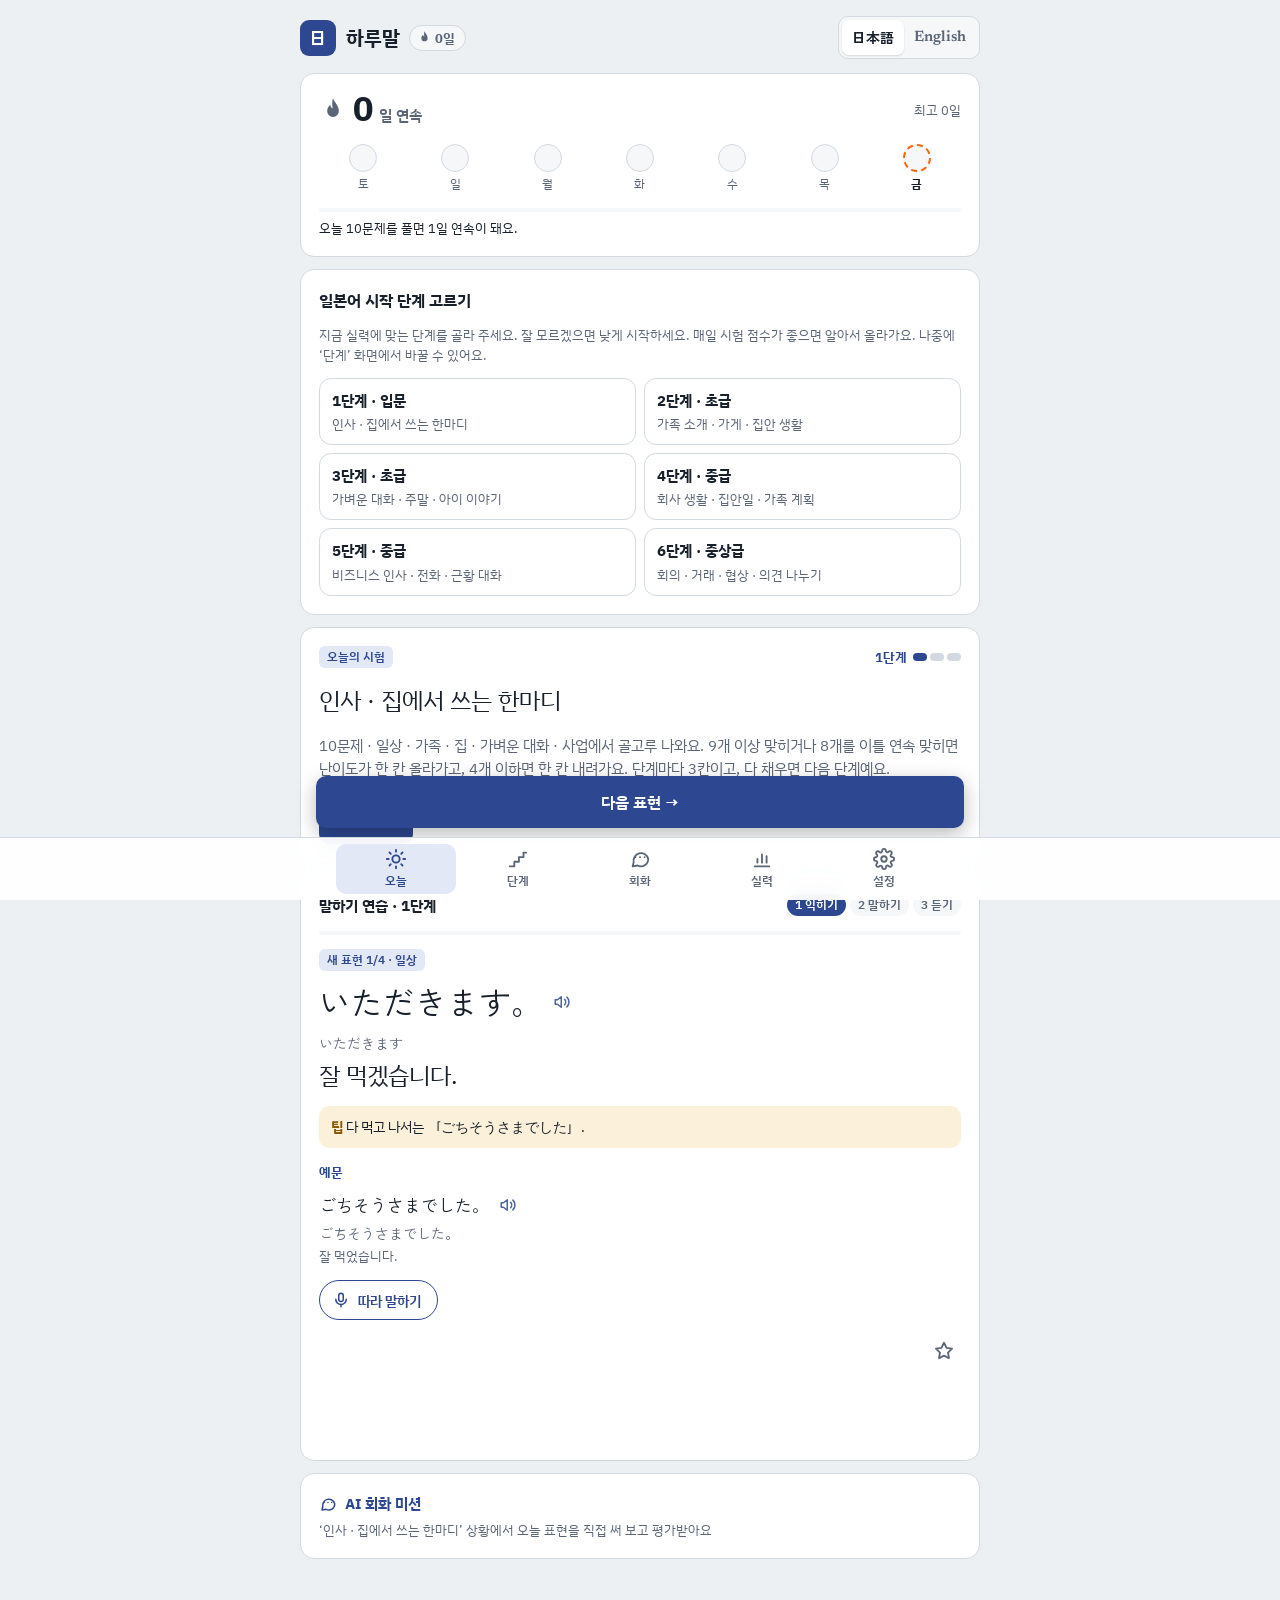
<file: index.html>
<!doctype html>
<html lang="ko">
<head>
<meta charset="utf-8">
<meta name="viewport" content="width=device-width, initial-scale=1, viewport-fit=cover">
<title>하루말</title>
<meta name="description" content="나만의 일본어·영어 연습장: 오늘의 숙어, 단어·숙어 퀴즈, 일상 표현">
<meta name="theme-color" content="#2D4890" media="(prefers-color-scheme: light)">
<meta name="theme-color" content="#10151C" media="(prefers-color-scheme: dark)">
<meta name="apple-mobile-web-app-capable" content="yes">
<meta name="mobile-web-app-capable" content="yes">
<meta name="apple-mobile-web-app-status-bar-style" content="default">
<meta name="apple-mobile-web-app-title" content="하루말">
<link rel="manifest" href="manifest.webmanifest">
<link rel="icon" href="icons/icon.svg" type="image/svg+xml">
<link rel="apple-touch-icon" href="icons/apple-touch-icon.png">
<link rel="preconnect" href="https://fonts.googleapis.com">
<link rel="preconnect" href="https://fonts.gstatic.com" crossorigin>
<link rel="stylesheet" href="https://fonts.googleapis.com/css2?family=IBM+Plex+Sans+KR:wght@400;500;600;700&family=Zen+Kaku+Gothic+New:wght@400;500;700&family=Newsreader:opsz,wght@6..72,400;6..72,500;6..72,600&display=swap">
<link rel="stylesheet" href="css/app.css">
</head>
<body data-lang="ja">
<div class="wrap">
  <header class="top">
    <div class="brand">
      <div class="mark" id="mark" aria-hidden="true">日</div>
      <h1>하루말</h1>
      <span class="streak" id="streak"></span>
    </div>
    <div class="seg" role="group" aria-label="학습 언어">
      <button type="button" id="lang-ja" class="ja" aria-pressed="true">日本語</button>
      <button type="button" id="lang-en" class="en" aria-pressed="false">English</button>
    </div>
  </header>
  <main id="panel"></main>
</div>
<nav class="nav" id="nav" aria-label="학습 모드"></nav>
<noscript><p style="padding:16px">이 앱은 JavaScript가 필요해요.</p></noscript>
<script type="module" src="js/app.js"></script>
</body>
</html>
</file>
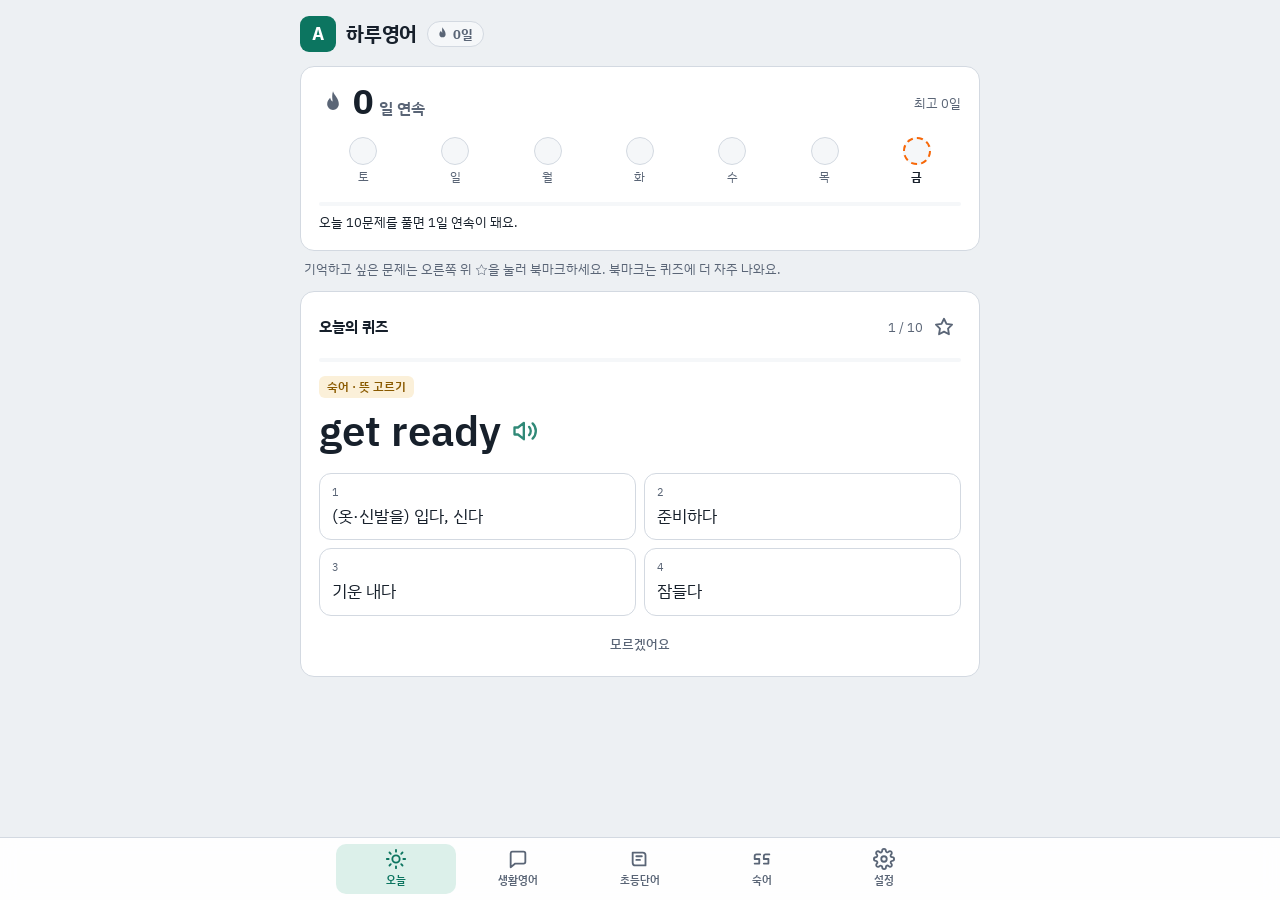
<file: easy/index.html>
<!doctype html>
<html lang="ko">
<head>
<meta charset="utf-8">
<meta name="viewport" content="width=device-width, initial-scale=1, viewport-fit=cover">
<title>하루영어</title>
<meta name="description" content="아이와 함께 쓰는 생활영어를 매일 10문제로: 생활 표현, 단어, 쉬운 숙어">
<meta name="theme-color" content="#0C7560" media="(prefers-color-scheme: light)">
<meta name="theme-color" content="#10151C" media="(prefers-color-scheme: dark)">
<meta name="apple-mobile-web-app-capable" content="yes">
<meta name="mobile-web-app-capable" content="yes">
<meta name="apple-mobile-web-app-status-bar-style" content="default">
<meta name="apple-mobile-web-app-title" content="하루영어">
<link rel="manifest" href="manifest.webmanifest">
<link rel="icon" href="icons/icon.svg" type="image/svg+xml">
<link rel="apple-touch-icon" href="icons/apple-touch-icon.png">
<link rel="preconnect" href="https://fonts.googleapis.com">
<link rel="preconnect" href="https://fonts.gstatic.com" crossorigin>
<link rel="stylesheet" href="https://fonts.googleapis.com/css2?family=IBM+Plex+Sans+KR:wght@400;500;600;700&display=swap">
<link rel="stylesheet" href="../css/app.css">
<link rel="stylesheet" href="css/easy.css">
</head>
<body data-lang="en">
<div class="wrap">
  <header class="top">
    <div class="brand">
      <div class="mark" aria-hidden="true">A</div>
      <h1>하루영어</h1>
      <span class="streak" id="streak"></span>
    </div>
  </header>
  <main id="panel"></main>
</div>
<nav class="nav" id="nav" aria-label="학습 메뉴"></nav>
<noscript><p style="padding:16px">이 앱은 JavaScript가 필요해요.</p></noscript>
<script type="module" src="js/app.js"></script>
</body>
</html>
</file>
<file: css/app.css>
/* 레이아웃: 좁은 학습 컬럼 하나 + 엄지로 누르기 쉬운 하단 탭 바 */
:root {
  --bg: #EDF0F3; --surface: #FFFFFF; --sunk: #F5F7F9; --ink: #17202B; --muted: #5A6576; --line: #D3D9E1;
  --ja: #2D4890; --ja-soft: #E2E8F6; --en: #0C7560; --en-soft: #DCF0EA; --on-accent: #FFFFFF;
  --good: #1D7F46; --good-soft: #E0F2E7; --bad: #B03A30; --bad-soft: #F8E4E1; --note: #8A5A00; --note-soft: #FBF0D9;
  --accent: var(--ja); --accent-soft: var(--ja-soft);
  --f-ui: "IBM Plex Sans KR", "Apple SD Gothic Neo", "Malgun Gothic", system-ui, sans-serif;
  --f-ja: "Zen Kaku Gothic New", "Hiragino Sans", "Yu Gothic", "Meiryo", sans-serif;
  --f-en: "Newsreader", Georgia, "Times New Roman", serif;
  --nav-h: 62px;
  color-scheme: light;
}
@media (prefers-color-scheme: dark) {
  :root {
    --bg: #10151C; --surface: #19202A; --sunk: #141A22; --ink: #E5E9EF; --muted: #9AA5B5; --line: #2B3543;
    --ja: #93AAEA; --ja-soft: #1E2944; --en: #55C8A9; --en-soft: #123129; --on-accent: #0E141B;
    --good: #5CC98B; --good-soft: #15301F; --bad: #F2837A; --bad-soft: #3A1D1B; --note: #E8B95A; --note-soft: #33280F;
    color-scheme: dark;
  }
}
body[data-lang="en"] { --accent: var(--en); --accent-soft: var(--en-soft); }

* { box-sizing: border-box; }
html { -webkit-text-size-adjust: 100%; }
body {
  margin: 0; background: var(--bg); color: var(--ink); font-family: var(--f-ui); font-size: 15px; line-height: 1.55;
  padding-inline: max(16px, env(safe-area-inset-left, 0px));
  -webkit-tap-highlight-color: transparent;
}
.wrap {
  max-width: 680px; margin: 0 auto; display: flex; flex-direction: column; gap: 14px;
  padding-block: calc(16px + env(safe-area-inset-top, 0px)) calc(var(--nav-h) + 28px + env(safe-area-inset-bottom, 0px));
}
button, input, textarea, select { font: inherit; color: inherit; }
button { cursor: pointer; touch-action: manipulation; }
:focus-visible { outline: 2px solid var(--accent); outline-offset: 2px; }
[hidden] { display: none !important; }
.tl { font-family: var(--f-en); }
body[data-lang="ja"] .tl { font-family: var(--f-ja); }
.muted { color: var(--muted); }
.small { font-size: 13px; }
.stack { display: flex; flex-direction: column; gap: 12px; }
.ico { display: inline-grid; place-items: center; }
.ico svg { width: 18px; height: 18px; }

/* 머리말 */
.top { display: flex; flex-wrap: wrap; align-items: center; justify-content: space-between; gap: 12px; }
.brand { display: flex; align-items: center; gap: 10px; }
.mark { width: 36px; height: 36px; border-radius: 9px; background: var(--accent); color: var(--on-accent); display: grid; place-items: center; font-family: var(--f-ja); font-weight: 700; font-size: 18px; transition: background .25s; }
.brand h1 { margin: 0; font-size: 20px; font-weight: 700; letter-spacing: -.01em; line-height: 1.1; }
.streak { display: inline-flex; align-items: center; gap: 3px; font-size: 13px; font-weight: 700; color: var(--muted); background: var(--sunk); border: 1px solid var(--line); padding: 2px 10px 2px 7px; border-radius: 99px; font-variant-numeric: tabular-nums; white-space: nowrap; }
.streak .ico svg { width: 15px; height: 15px; }
.streak.on { color: #E8590C; background: #FFF0E6; border-color: #FFD3B8; }

/* 연속 학습 카드 */
.streak-card { gap: 12px; }
.streak-card .streak-big { display: flex; align-items: baseline; gap: 6px; color: var(--muted); }
.streak-card .streak-big .ico { align-self: center; color: var(--muted); }
.streak-card .streak-big .ico svg { width: 28px; height: 28px; }
.streak-card .streak-big b { font-size: 34px; line-height: 1; color: var(--ink); font-variant-numeric: tabular-nums; }
.streak-card .streak-big span { font-weight: 600; }
.streak-card.done .streak-big .ico, .streak-card.done .streak-big b { color: #E8590C; }
.week { display: grid; grid-template-columns: repeat(7, 1fr); gap: 4px; }
.week .day { display: flex; flex-direction: column; align-items: center; gap: 3px; font-size: 11.5px; color: var(--muted); }
.week .day i { width: 28px; height: 28px; border-radius: 50%; display: grid; place-items: center; font-style: normal; font-weight: 700; font-size: 13px; background: var(--sunk); border: 1px solid var(--line); color: #fff; }
.week .day.on i { background: #F76707; border-color: #F76707; }
.week .day.today span { color: var(--ink); font-weight: 700; }
.week .day.today:not(.on) i { border: 2px dashed #F76707; }
.streak-card .goal { display: flex; flex-direction: column; gap: 6px; }
.streak-card .goal .progress span { background: #F76707; }
.streak-card .goal .ok { color: var(--good); font-weight: 600; }

/* 북마크 */
.mark-btn { border: 0; background: none; width: 34px; height: 34px; border-radius: 50%; display: inline-grid; place-items: center; color: var(--muted); flex: 0 0 auto; }
.mark-btn .ico svg { width: 22px; height: 22px; }
.mark-btn:hover { background: var(--sunk); }
.mark-btn.on { color: #F59F00; }
.mark-tag { color: #E67700; font-weight: 600; }
.marks-card { gap: 8px; padding-block: 12px; }
.marks-card .mark-ico { color: #F59F00; display: inline-grid; }
.marks-card .mark-ico svg { width: 20px; height: 20px; }
.marks-hint { margin: -4px 4px 0; }

/* 잠깐 떴다 사라지는 알림 */
.toast { position: fixed; z-index: 30; left: 50%; top: calc(14px + env(safe-area-inset-top, 0px)); transform: translateX(-50%); width: min(92vw, 420px); background: var(--surface); color: var(--ink); border: 1px solid var(--line); border-radius: 14px; padding: 12px 16px; box-shadow: 0 10px 30px rgb(0 0 0 / .25); display: flex; flex-direction: column; gap: 4px; animation: toast-in .25s ease-out; transition: opacity .4s, transform .4s; }
.toast b { font-size: 16px; }
.toast span { font-size: 14px; color: var(--muted); }
.toast .link { align-self: flex-start; }
.toast.celebrate { background: linear-gradient(135deg, #FF922B, #F76707); color: #fff; border: 0; text-align: center; align-items: center; }
.toast.celebrate b { font-size: 22px; }
.toast.celebrate span { color: #FFF4E6; }
.toast.warn { border-color: var(--note); }
.toast.out { opacity: 0; transform: translateX(-50%) translateY(-10px); }
@keyframes toast-in { from { opacity: 0; transform: translateX(-50%) translateY(-12px) scale(.96); } }
.choice.right.anim { animation: pop .3s ease-out; }
.choice.wrong.anim { animation: shake .3s ease-out; }
@keyframes pop { 50% { transform: scale(1.04); } }
@keyframes shake { 20%, 60% { transform: translateX(-4px); } 40%, 80% { transform: translateX(4px); } }
.seg { display: inline-flex; background: var(--sunk); border: 1px solid var(--line); border-radius: 10px; padding: 3px; }
.seg button { border: 0; background: transparent; padding: 6px 10px; border-radius: 7px; font-weight: 600; font-size: 14px; color: var(--muted); }
.top .seg { flex: 0 0 auto; }
.top { flex-wrap: nowrap; }
.brand { min-width: 0; }
.seg button[aria-pressed="true"] { background: var(--surface); color: var(--ink); box-shadow: 0 1px 2px rgb(0 0 0 / .12); }
.seg .ja { font-family: var(--f-ja); }
.seg .en { font-family: var(--f-en); font-size: 15px; }

/* 하단 탭 바 */
.nav {
  position: fixed; left: 0; right: 0; bottom: 0; z-index: 10;
  display: flex; justify-content: center; gap: 2px;
  background: color-mix(in srgb, var(--surface) 92%, transparent); backdrop-filter: blur(10px); -webkit-backdrop-filter: blur(10px);
  border-top: 1px solid var(--line);
  padding: 6px max(8px, env(safe-area-inset-left, 0px)) calc(6px + env(safe-area-inset-bottom, 0px));
}
.nav button {
  flex: 1 1 0; max-width: 120px; min-height: 50px; border: 0; background: none; border-radius: 10px;
  display: flex; flex-direction: column; align-items: center; justify-content: center; gap: 2px;
  font-size: 11.5px; font-weight: 600; color: var(--muted);
}
.nav button .ico svg { width: 22px; height: 22px; }
.nav button[aria-current="page"] { color: var(--accent); background: var(--accent-soft); }

/* 카드 */
.card { background: var(--surface); border: 1px solid var(--line); border-radius: 14px; padding: 18px; display: flex; flex-direction: column; gap: 16px; min-width: 0; }
.card.tight { gap: 12px; }
.card h2 { margin: 0; font-size: 16px; }
.row { display: flex; flex-wrap: wrap; align-items: center; gap: 8px; }
.between { justify-content: space-between; }
.progress { height: 4px; background: var(--sunk); border-radius: 4px; overflow: hidden; }
.progress span { display: block; height: 100%; background: var(--accent); transition: width .3s; }
.prompt { display: flex; flex-direction: column; gap: 4px; align-items: flex-start; }
.big { font-size: clamp(28px, 8vw, 40px); line-height: 1.25; font-weight: 500; text-wrap: balance; word-break: keep-all; overflow-wrap: anywhere; }
.mid { font-size: clamp(19px, 5vw, 24px); line-height: 1.4; text-wrap: balance; word-break: keep-all; overflow-wrap: anywhere; }
.rd { font-family: var(--f-ja); color: var(--muted); font-size: 14px; }
.tag { font-size: 12px; font-weight: 600; padding: 2px 8px; border-radius: 6px; background: var(--accent-soft); color: var(--accent); }
.dots { display: inline-flex; gap: 3px; vertical-align: middle; }
.dots i { width: 6px; height: 6px; border-radius: 50%; background: var(--line); }
.dots i.on { background: var(--accent); }

.btn { display: inline-flex; align-items: center; justify-content: center; gap: 6px; border: 1px solid transparent; background: var(--accent); color: var(--on-accent); font-weight: 600; padding: 11px 18px; border-radius: 10px; min-height: 44px; transition: filter .15s; }
.btn:hover { filter: brightness(1.08); }
.btn:disabled { opacity: .45; cursor: not-allowed; filter: none; }
.btn.ghost { background: transparent; color: var(--ink); border-color: var(--line); }
.btn.ghost:hover { background: var(--sunk); }
.btn.sm { padding: 7px 13px; font-size: 13.5px; border-radius: 9px; min-height: 36px; }
.btn.ghost.on { color: var(--accent); border-color: var(--accent); background: var(--accent-soft); }
.btn .ico svg { width: 16px; height: 16px; }
.link { border: 0; background: none; padding: 4px 0; color: var(--accent); font-size: 13px; font-weight: 600; text-decoration: underline; text-underline-offset: 3px; }
.link.done { color: var(--muted); text-decoration: none; }
.link.danger { color: var(--bad); }
.icon-btn { border: 1px solid var(--line); background: var(--surface); width: 38px; height: 38px; border-radius: 50%; display: inline-grid; place-items: center; color: var(--accent); flex: 0 0 auto; }
.icon-btn:hover { background: var(--accent-soft); }

.choices { display: grid; grid-template-columns: 1fr 1fr; gap: 8px; }
.choice { text-align: left; border: 1px solid var(--line); background: var(--surface); border-radius: 12px; padding: 10px 12px; min-height: 64px; display: flex; flex-direction: column; justify-content: center; gap: 2px; overflow-wrap: anywhere; transition: border-color .15s, background .15s; }
.choice:hover:not(:disabled) { border-color: var(--accent); background: var(--accent-soft); }
.choice .k { font-size: 11px; color: var(--muted); font-variant-numeric: tabular-nums; }
.choice.right { border-color: var(--good); background: var(--good-soft); }
.choice.wrong { border-color: var(--bad); background: var(--bad-soft); }
.choice:disabled { cursor: default; }
.choice-wrap { position: relative; display: flex; min-width: 0; }
.choice-wrap .choice { flex: 1; min-width: 0; padding-right: 44px; }
.choice-wrap .icon-btn { position: absolute; right: 6px; top: 50%; transform: translateY(-50%); width: 34px; height: 34px; }

/* 답을 고르면 나타나는 다음 버튼: 탭 바 바로 위에 고정 */
.next-spacer { height: 60px; }
.next-bar { position: fixed; left: 0; right: 0; z-index: 9; bottom: calc(var(--nav-h) + env(safe-area-inset-bottom, 0px) + 10px); display: flex; justify-content: center; padding-inline: 16px; pointer-events: none; }
.next-bar .btn { pointer-events: auto; width: 100%; max-width: 648px; min-height: 52px; font-size: 16px; box-shadow: 0 6px 20px rgb(0 0 0 / .28); }
[id^="quiz-"] { scroll-margin-top: 12px; }

.result { border-radius: 12px; padding: 14px 16px; display: flex; flex-direction: column; gap: 8px; }
.result.ok { background: var(--good-soft); }
.result.no { background: var(--bad-soft); }
.result .head { font-weight: 700; }
.result.ok .head { color: var(--good); }
.result.no .head { color: var(--bad); }
.example { display: flex; gap: 10px; align-items: flex-start; }
.example > div { min-width: 0; }

/* 누르면 읽어 주는 글자 */
.say { display: inline-flex; align-items: center; gap: 10px; border: 0; background: none; padding: 2px 0; color: inherit; text-align: left; max-width: 100%; border-radius: 8px; }
.say > span { min-width: 0; overflow-wrap: anywhere; }
.say .ico { color: var(--accent); flex: 0 0 auto; opacity: .85; }
.say .ico svg { width: 18px; height: 18px; }
.say.big .ico svg { width: 26px; height: 26px; }
.say.kanji { font-size: 64px; line-height: 1.1; font-weight: 500; }
.say:active { opacity: .55; }
.say.md { font-size: 19px; }
.say.ex, .say.lw { font-size: 17px; }
.say.expr-say { font-size: clamp(24px, 6.5vw, 32px); }
.answer-line { display: flex; flex-wrap: wrap; align-items: baseline; gap: 2px 10px; }
.example-box { display: flex; flex-direction: column; gap: 2px; }
.tag.alt { background: var(--note-soft); color: var(--note); }
.tag.biz { background: var(--sunk); color: var(--ink); box-shadow: inset 0 0 0 1px var(--line); }
.examples { display: flex; flex-direction: column; gap: 8px; }
.examples > b { font-size: 13px; color: var(--accent); }
.khints { display: flex; flex-wrap: wrap; gap: 6px; }
.khint { display: inline-flex; align-items: baseline; gap: 5px; font-size: 13px; color: var(--muted); background: var(--sunk); border: 1px solid var(--line); border-radius: 8px; padding: 3px 8px; }
.khint b { font-family: var(--f-ja); font-size: 16px; color: var(--ink); font-weight: 600; }

/* 퀴즈 */
.card.quiz { gap: 14px; }
.quiz-title { font-weight: 700; font-size: 15px; }
.choice.done { opacity: .8; }
.choice .cw { font-size: 17px; }
.choice .cm { font-size: 13px; color: var(--muted); }
.choice.right .cm, .choice.wrong .cm { color: var(--ink); }
.link.quiet { color: var(--muted); font-weight: 500; text-decoration: none; padding: 4px 10px; }
.link.quiet:hover { color: var(--ink); text-decoration: underline; }
.explain { display: flex; flex-direction: column; gap: 10px; border-top: 1px dashed color-mix(in srgb, var(--ink) 25%, transparent); padding-top: 10px; font-size: 14.5px; }
.explain b { font-size: 13px; color: var(--accent); margin-right: 4px; }
.explain-list { display: flex; flex-direction: column; gap: 6px; }
.done-line { font-size: 13.5px; color: var(--good); background: var(--good-soft); border-radius: 10px; padding: 8px 12px; }
.link-card { text-align: left; gap: 4px; font: inherit; color: inherit; cursor: pointer; }
.link-card:hover { border-color: var(--accent); }
.link-card .row { color: var(--accent); }
.link.back { align-self: flex-start; }

/* 표현 */
.flash { display: flex; flex-direction: column; gap: 14px; align-items: flex-start; }
.flash > * { max-width: 100%; }
.note { background: var(--note-soft); border-radius: 10px; padding: 10px 12px; font-size: 14px; }
.note b { color: var(--note); }

/* 따라 말하기 · 발음 점수 */
.shadow { display: flex; flex-direction: column; gap: 8px; align-items: flex-start; width: 100%; }
.mic-btn { display: inline-flex; align-items: center; gap: 8px; border: 1px solid var(--accent); background: var(--surface); color: var(--accent); border-radius: 99px; padding: 8px 16px 8px 12px; font-weight: 600; font-size: 14px; min-height: 40px; }
.mic-btn.on { background: var(--accent); color: var(--on-accent); animation: pulse 1.4s infinite; }
@keyframes pulse { 0%, 100% { box-shadow: 0 0 0 0 color-mix(in srgb, var(--accent) 45%, transparent); } 60% { box-shadow: 0 0 0 10px transparent; } }
.score { width: 100%; background: var(--surface); border: 1px solid var(--line); border-radius: 12px; padding: 12px 14px; display: flex; flex-direction: column; gap: 10px; }
.score-top { display: flex; flex-wrap: wrap; align-items: center; gap: 10px 20px; }
.score-main { display: flex; align-items: baseline; gap: 6px; }
.score-main b { font-size: 34px; line-height: 1; font-variant-numeric: tabular-nums; }
.score-main span { font-size: 12px; color: var(--muted); }
.score-main.good b { color: var(--good); } .score-main.mid b { color: var(--note); } .score-main.bad b { color: var(--bad); }
.score-sub { display: flex; gap: 16px; margin: 0; }
.score-sub div { display: flex; flex-direction: column; }
.score-sub dt { font-size: 11px; color: var(--muted); }
.score-sub dd { margin: 0; font-weight: 600; font-variant-numeric: tabular-nums; }
.words { display: flex; flex-wrap: wrap; gap: 4px 8px; font-size: 18px; }
.words .w { border-bottom: 3px solid; padding-bottom: 1px; }
.words .good { border-color: var(--good); } .words .mid { border-color: var(--note); } .words .bad { border-color: var(--bad); color: var(--bad); }
.words .miss { border-color: var(--bad); color: var(--muted); text-decoration: line-through; }

/* 목록 · 생성 */
details.box { border: 1px solid var(--line); border-radius: 12px; background: var(--surface); }
details.box > summary { padding: 13px 16px; font-weight: 600; cursor: pointer; list-style: none; display: flex; justify-content: space-between; gap: 8px; }
details.box > summary::-webkit-details-marker { display: none; }
details.box > summary::after { content: "+"; color: var(--muted); font-weight: 400; }
details.box[open] > summary::after { content: "−"; }
.boxbody { padding: 0 16px 16px; display: flex; flex-direction: column; gap: 10px; }
ul.items { list-style: none; margin: 0; padding: 0; display: flex; flex-direction: column; }
ul.items li { display: grid; grid-template-columns: minmax(0, 1fr) auto; gap: 2px 12px; padding: 9px 0; border-top: 1px solid var(--line); }
ul.items li .w { font-size: 17px; overflow-wrap: anywhere; }
ul.items li .m { grid-column: 1; font-size: 13px; color: var(--muted); }
ul.items li .side { grid-column: 2; grid-row: 1 / span 2; display: flex; flex-direction: column; align-items: flex-end; gap: 4px; }
.mine { font-size: 11px; color: var(--accent); font-weight: 600; }
input[type=text], input[type=password], textarea, select { background: var(--sunk); border: 1px solid var(--line); border-radius: 10px; padding: 10px 12px; min-width: 0; font-size: 16px; }
input[type=text] { flex: 1 1 180px; }
.status { font-size: 13px; color: var(--muted); }
.status.err { color: var(--bad); }
.status.ok { color: var(--good); }

/* 회화 */
.scen { display: grid; grid-template-columns: repeat(auto-fill, minmax(130px, 1fr)); gap: 8px; }
.scen button { text-align: left; border: 1px solid var(--line); background: var(--surface); border-radius: 12px; padding: 12px 14px; display: flex; flex-direction: column; gap: 2px; }
.scen button[aria-pressed="true"] { border-color: var(--accent); background: var(--accent-soft); }
.scen b { font-size: 15px; }
.scen span { font-size: 12.5px; color: var(--muted); }
.card.chat { gap: 12px; padding: 14px; }
.msgs { display: flex; flex-direction: column; gap: 14px; height: min(56dvh, 560px); overflow-y: auto; overscroll-behavior: contain; padding: 4px 2px; }
.msg { display: flex; flex-direction: column; gap: 6px; max-width: 90%; min-width: 0; }
.msg.ai { align-self: flex-start; }
.msg.me { align-self: flex-end; align-items: flex-end; }
.bubble { border-radius: 14px; padding: 10px 14px; overflow-wrap: anywhere; }
.msg.ai .bubble { background: var(--sunk); border: 1px solid var(--line); border-top-left-radius: 4px; }
.msg.me .bubble { background: var(--accent); color: var(--on-accent); border-top-right-radius: 4px; }
.msg.ai .bubble .tl { font-size: 19px; line-height: 1.5; }
.msg .tools { display: flex; flex-wrap: wrap; gap: 4px 14px; align-items: center; }
.ko { font-size: 14px; color: var(--muted); }
.fb { background: var(--note-soft); border-radius: 12px; padding: 10px 12px; display: flex; flex-direction: column; gap: 4px; max-width: 100%; text-align: left; }
.fb .lbl { font-size: 12px; font-weight: 700; color: var(--note); }
.fb .tl { font-size: 17px; }
.typing { display: inline-flex; gap: 4px; padding: 14px; }
.typing i { width: 7px; height: 7px; border-radius: 50%; background: var(--muted); animation: blink 1.2s infinite; }
.typing i:nth-child(2) { animation-delay: .2s; } .typing i:nth-child(3) { animation-delay: .4s; }
@keyframes blink { 0%, 80%, 100% { opacity: .25; } 40% { opacity: 1; } }
.hints { display: flex; flex-wrap: wrap; gap: 6px; }
.hint { display: inline-flex; align-items: center; gap: 4px; max-width: 100%; }
.hint .icon-btn { width: 32px; height: 32px; }
.hint .icon-btn .ico svg { width: 15px; height: 15px; }
.hints button.tl { border: 1px dashed var(--accent); background: transparent; color: var(--accent); border-radius: 99px; padding: 6px 12px; font-size: 15px; text-align: left; }
.composer { display: flex; gap: 8px; align-items: flex-end; }
.composer textarea { flex: 1; resize: none; min-height: 46px; max-height: 140px; }
.mic-round { flex: 0 0 auto; width: 46px; height: 46px; border-radius: 50%; border: 1px solid var(--accent); background: var(--accent-soft); color: var(--accent); display: grid; place-items: center; }
.mic-round .ico svg { width: 22px; height: 22px; }
.mic-round.on { background: var(--accent); color: var(--on-accent); animation: pulse 1.4s infinite; }
.mic-round:disabled { opacity: .45; }

/* 설정 */
.field { display: flex; flex-direction: column; gap: 6px; min-width: 0; }
.flabel { font-size: 13px; font-weight: 600; }
.grid2 { display: grid; grid-template-columns: 1fr 1fr; gap: 12px; }
@media (max-width: 440px) { .grid2 { grid-template-columns: 1fr; } }
.toggle { display: flex; align-items: center; gap: 10px; min-height: 36px; }
.toggle input { width: 20px; height: 20px; accent-color: var(--accent); }
label.btn { cursor: pointer; }

@media (prefers-reduced-motion: reduce) { * { transition: none !important; animation: none !important; } }

/* 회화 단계: 오늘의 학습 · 단계 · 시험 · 실력 */
.steps { display: inline-flex; gap: 4px; }
.step { font-size: 11.5px; font-weight: 600; color: var(--muted); background: var(--sunk); border-radius: 99px; padding: 2px 8px; white-space: nowrap; }
.step.on { color: var(--on-accent); background: var(--accent); }
.step.done { color: var(--good); background: var(--good-soft); }
.tag.ok { background: var(--good-soft); color: var(--good); }
.ok-text { color: var(--good); font-weight: 600; }
.speak-act { display: flex; flex-direction: column; align-items: center; gap: 10px; }
.mic-btn.big { font-size: 16px; padding: 14px 24px 14px 18px; }
.mic-btn.big .ico svg { width: 22px; height: 22px; }
.hint-line { color: var(--accent); font-size: 17px; }
.result.plain { background: var(--sunk); }
.result.plain .head { color: var(--ink); }
.play-big { display: inline-flex; align-items: center; gap: 10px; align-self: center; margin-block: 6px; border: 1px solid var(--accent); background: var(--accent-soft); color: var(--accent); border-radius: 99px; padding: 14px 24px; font-weight: 700; font-size: 16px; }
.play-big .ico svg { width: 26px; height: 26px; }
.play-big:active { opacity: .6; }
.choices.one { grid-template-columns: 1fr; }
.goal { display: flex; flex-direction: column; gap: 6px; }
.lv-card { gap: 12px; }
.lv-list { list-style: none; margin: 0; padding: 0; display: flex; flex-direction: column; gap: 6px; }
.lv-list li { display: flex; align-items: center; gap: 10px; padding: 8px 10px; border-radius: 10px; border: 1px solid var(--line); }
.lv-list li.cur { border-color: var(--accent); background: var(--accent-soft); }
.lv-n { flex: 0 0 auto; width: 28px; height: 28px; border-radius: 50%; display: grid; place-items: center; font-weight: 700; font-size: 13px; background: var(--sunk); }
.lv-list li.past .lv-n { background: var(--good-soft); color: var(--good); }
.lv-list li.cur .lv-n { background: var(--accent); color: var(--on-accent); }
.lv-t { flex: 1; min-width: 0; display: flex; flex-direction: column; }
.lv-t b { font-size: 14px; }
.lv-pick { display: grid; grid-template-columns: 1fr 1fr; gap: 8px; }
.lv-pick .choice { display: flex; flex-direction: column; gap: 2px; }
.quiz-grid { display: grid; grid-template-columns: repeat(auto-fill, minmax(96px, 1fr)); gap: 8px; }
.lv-now { display: flex; align-items: center; gap: 10px; }
.lv-now > b { font-size: 52px; line-height: 1; color: var(--accent); font-variant-numeric: tabular-nums; }
.lv-now > span { font-weight: 700; color: var(--muted); align-self: flex-end; margin-bottom: 6px; white-space: nowrap; flex: 0 0 auto; }
.lv-now > div { min-width: 0; display: flex; flex-direction: column; }
.path { display: grid; grid-template-columns: repeat(6, 1fr); gap: 4px; }
.path .node { display: flex; flex-direction: column; align-items: center; gap: 4px; font-size: 11px; color: var(--muted); min-width: 0; }
.path .node i { font-style: normal; width: 30px; height: 30px; border-radius: 50%; display: grid; place-items: center; font-weight: 700; font-size: 13px; border: 2px solid var(--line); background: var(--surface); color: var(--muted); }
.path .node.past i { background: var(--good); border-color: var(--good); color: var(--on-accent); }
.path .node.cur i { background: var(--accent); border-color: var(--accent); color: var(--on-accent); }
.path .node.cur span { color: var(--ink); font-weight: 700; }
.stat-grid { display: grid; grid-template-columns: repeat(auto-fill, minmax(140px, 1fr)); gap: 8px; }
.stat { background: var(--surface); border: 1px solid var(--line); border-radius: 12px; padding: 12px 14px; display: flex; flex-direction: column; gap: 2px; min-width: 0; }
.stat b { font-size: 24px; line-height: 1.15; font-variant-numeric: tabular-nums; }
.stat b small { font-size: 12.5px; color: var(--muted); font-weight: 600; margin-left: 2px; }
.stat span { font-size: 12.5px; color: var(--muted); }
.chart svg { display: block; width: 100%; height: auto; overflow: visible; }
.chart .ln { fill: none; stroke: var(--accent); stroke-width: 2.5; stroke-linejoin: round; stroke-linecap: round; }
.chart .pass { stroke: var(--muted); stroke-width: 1; stroke-dasharray: 4 4; }
.chart circle { stroke: var(--surface); stroke-width: 2; }
.chart circle.ok { fill: var(--good); }
.chart circle.no { fill: var(--bad); }
.chart text { fill: var(--muted); font-size: 10px; font-family: var(--f-ui); }
.pill { font-size: 12px; font-weight: 700; padding: 2px 9px; border-radius: 99px; }
.pill.ok { color: var(--good); background: var(--good-soft); }
.pill.no { color: var(--bad); background: var(--bad-soft); }
.scores { display: grid; grid-template-columns: repeat(3, 1fr); gap: 8px; }
.score-box { display: flex; flex-direction: column; align-items: center; gap: 4px; background: var(--sunk); border-radius: 10px; padding: 10px 4px; font-size: 12px; color: var(--muted); }
.score-box b { font-size: 22px; line-height: 1; color: var(--ink); font-variant-numeric: tabular-nums; }
.pips { display: inline-flex; gap: 3px; vertical-align: middle; }
.pips i { width: 8px; height: 8px; border-radius: 2px; background: var(--line); }
.pips i.on { background: var(--accent); }
.talk { display: flex; flex-direction: column; gap: 6px; padding-top: 10px; border-top: 1px solid var(--line); }
.chips { display: flex; flex-wrap: wrap; gap: 6px; }
.chip { display: inline-flex; flex-direction: column; align-items: flex-start; max-width: 100%; background: var(--sunk); border: 1px solid var(--line); border-radius: 10px; padding: 6px 10px; }
.chip .say { font-size: 16px; }
.chip.sm .say { font-size: 14px; }
.chip.sm .say .ico svg { width: 14px; height: 14px; }
.chip.used { border-color: var(--good); background: var(--good-soft); }
.eval { display: flex; flex-direction: column; gap: 10px; border-top: 1px solid var(--line); padding-top: 12px; }

/* 오늘의 시험 · 난이도 칸 */
.notch { display: inline-flex; align-items: center; gap: 6px; font-size: 13px; white-space: nowrap; }
.notch b { color: var(--accent); }
.notch .pips i { width: 14px; height: 8px; border-radius: 99px; }
.mini-bars { display: flex; align-items: flex-end; gap: 6px; height: 64px; padding-top: 4px; }
.mini-bars > span { flex: 1; max-width: 34px; height: 100%; display: flex; flex-direction: column; justify-content: flex-end; align-items: center; gap: 2px; }
.mini-bars i { display: block; width: 100%; border-radius: 4px 4px 0 0; background: var(--accent-soft); box-shadow: inset 0 0 0 1px var(--accent); }
.mini-bars i.up { background: var(--good); box-shadow: none; }
.mini-bars i.down { background: var(--bad-soft); box-shadow: inset 0 0 0 1px var(--bad); }
.mini-bars small { font-size: 11px; color: var(--muted); font-variant-numeric: tabular-nums; }
.say.big-say { font-size: 22px; font-weight: 700; }
.topic-h { font-size: 13px; font-weight: 700; color: var(--accent); margin: 10px 0 2px; }
.topic-h:first-child { margin-top: 0; }
.chart circle { fill: var(--accent); }
.chart circle.ok { fill: var(--good); }
.chart circle.no { fill: var(--bad); }
.pill.mid { color: var(--muted); background: var(--sunk); }
</file>
<file: easy/css/easy.css>
/* 하루영어: 하루말 스타일(../css/app.css) 위에 더 크고 쉬운 글씨로 덮어쓴다 */
body { font-size: 16px; }
.mark { font-family: var(--f-ui); }
.big { font-size: clamp(30px, 8.5vw, 42px); font-weight: 600; }
.big.ko { font-size: clamp(24px, 6.5vw, 32px); }
.say.big .ico svg { width: 28px; height: 28px; }
.choice { min-height: 66px; }
.choice .ck { font-size: 17px; }
.choice .cw { font-size: 17px; font-weight: 600; }
.choice .cm { font-size: 14px; }
.say.md { font-size: 20px; font-weight: 600; }
.say.ex { font-size: 16.5px; }
.say.lw { font-size: 17px; }
.tag-life { background: var(--en-soft); color: var(--en); }
.tag-kids { background: var(--ja-soft); color: var(--ja); }
.tag-idiom { background: var(--note-soft); color: var(--note); }
.tag-retry { background: var(--bad-soft); color: var(--bad); }
.wrong-list { display: flex; flex-direction: column; gap: 6px; background: var(--sunk); border-radius: 12px; padding: 12px 14px; }
.wrong-list b { font-size: 13px; color: var(--muted); }
ul.items li { grid-template-columns: 1fr; }
.nav button { font-size: 11px; }
ul.items li.mark-row { display: flex; justify-content: space-between; align-items: center; gap: 8px; }
ul.items li.mark-row > div { min-width: 0; }
</file>
